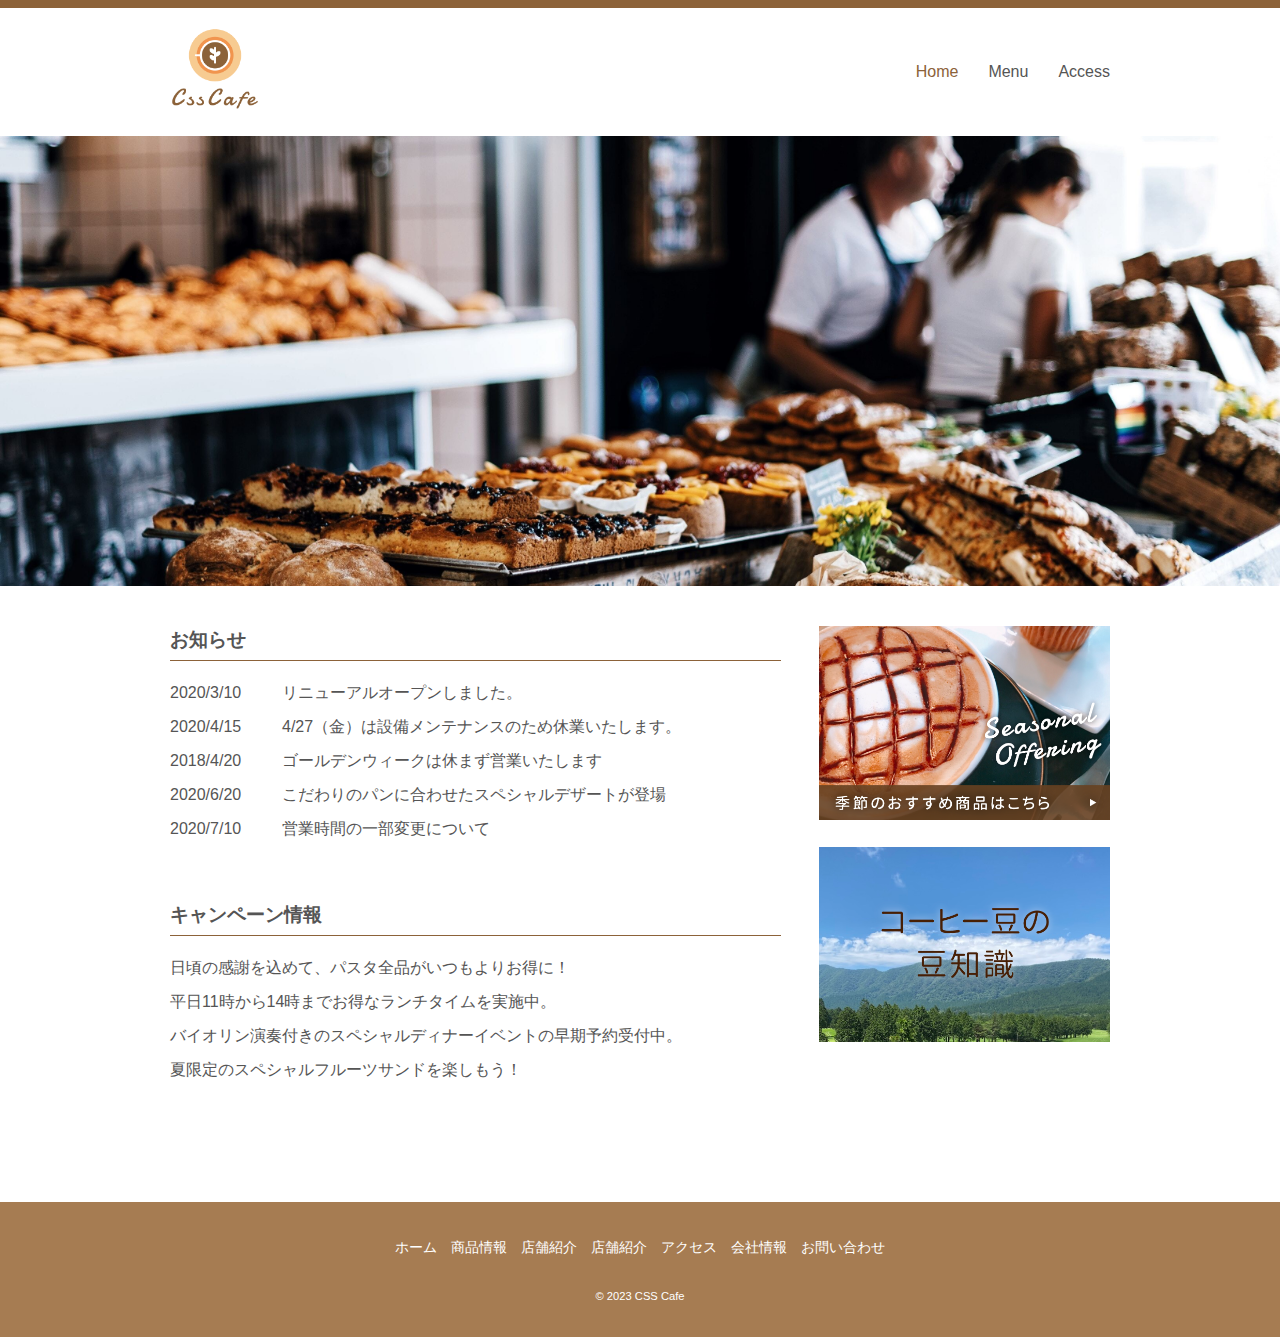
<file: css-cafe/index.html>
<!DOCTYPE html>
<html lang="ja">

  <head>
    <meta charset="UTF-8">
    <meta name="viewport" content="width=device-width, initial-scale=1.0">
    <meta name="description" content="個人学習として作成した「CSS Cafe」の公式ウェブサイトです。商品情報、店舗紹介、アクセス、会社情報など。">
    <title>CSS Cafe</title>
    <!-- ブラウザのデフォルトのスタイルをリセット -->
    <!-- 最初にリセットを行う -->
    <link rel="stylesheet" href="css/html5reset-1.6.1.css">
    <!-- 次に、自分で作成したCSSを読み込む -->
    <link rel="stylesheet" href="css/base.css">
  </head>

  <body id="home">
    <!-- ヘッダー開始 -->
    <header id="top">
      <div class="header_content wrapper">
        <!-- <h1><img class="header_logo" src="https://via.placeholder.com/100x90" alt="CSS cafe"></h1> -->
        <h1><img class="header_logo" src="images/logo.png" alt="CSS cafe"></h1>
        <nav>
          <ul>
            <li class="current"><a href="index.html">Home</a></li>
            <li><a href="#">Menu</a></li>
            <li><a href="#">Access</a></li>
          </ul>
        </nav>
      </div>

      <div id="main_image">

      </div>
    </header>
    <!-- ヘッダー終わり -->

    <!-- コンテンツ開始 -->
    <div class="contents wrapper">
      <!-- メイン開始 -->
      <main id="main_content">
        <section id="info">
          <h2>お知らせ</h2>
          <dl>
            <dt>2020/3/10</dt>
            <dd>リニューアルオープンしました。</dd>
            <dt>2020/4/15</dt>
            <dd>4/27（金）は設備メンテナンスのため休業いたします。</dd>
            <dt>2018/4/20</dt>
            <dd>ゴールデンウィークは休まず営業いたします</dd>
            <dt>2020/6/20</dt>
            <dd>こだわりのパンに合わせたスペシャルデザートが登場</dd>
            <dt>2020/7/10</dt>
            <dd>営業時間の一部変更について</dd>
          </dl>
        </section>

        <section id="campaign">
          <h2>キャンペーン情報</h2>
          <ul>
            <li>日頃の感謝を込めて、パスタ全品がいつもよりお得に！</li>
            <li>平日11時から14時までお得なランチタイムを実施中。</li>
            <li>バイオリン演奏付きのスペシャルディナーイベントの早期予約受付中。</li>
            <li>夏限定のスペシャルフルーツサンドを楽しもう！</li>
          </ul>
        </section>
      </main>
      <!-- メイン終了 -->

      <!-- サイドバー開始 -->
      <aside id="sidebar">
        <ul>
          <!-- <li><a href="#"><img src="https://via.placeholder.com/250x150" alt="季節のおすすめ商品はこちら"></a></li>
          <li><a href="#"><img src="https://via.placeholder.com/250x150" alt="コーヒー豆の豆知識"></a></li> -->
          <li><a href="#"><img src="images/banner01.png" alt="季節のおすすめ商品はこちら"></a></li>
          <li><a href="#"><img src="images/banner02.png" alt="コーヒー豆の豆知識"></a></li>
        </ul>
      </aside>
      <!-- サイドバー終了 -->
    </div>
    <!-- コンテンツ終了 -->

    <!-- フッター開始 -->
    <footer>
      <ul>
        <li><a href="index.html">ホーム</a></li>
        <li><a href="#">商品情報</a></li>
        <li><a href="#">店舗紹介</a></li>
        <li><a href="#">店舗紹介</a></li>
        <li><a href="#">アクセス</a></li>
        <li><a href="#">会社情報</a></li>
        <li><a href="#">お問い合わせ</a></li>
      </ul>

      <small>&copy; 2023 CSS Cafe</small>
    </footer>
    <!-- フッター終わり -->
  </body>

</html>
</file>
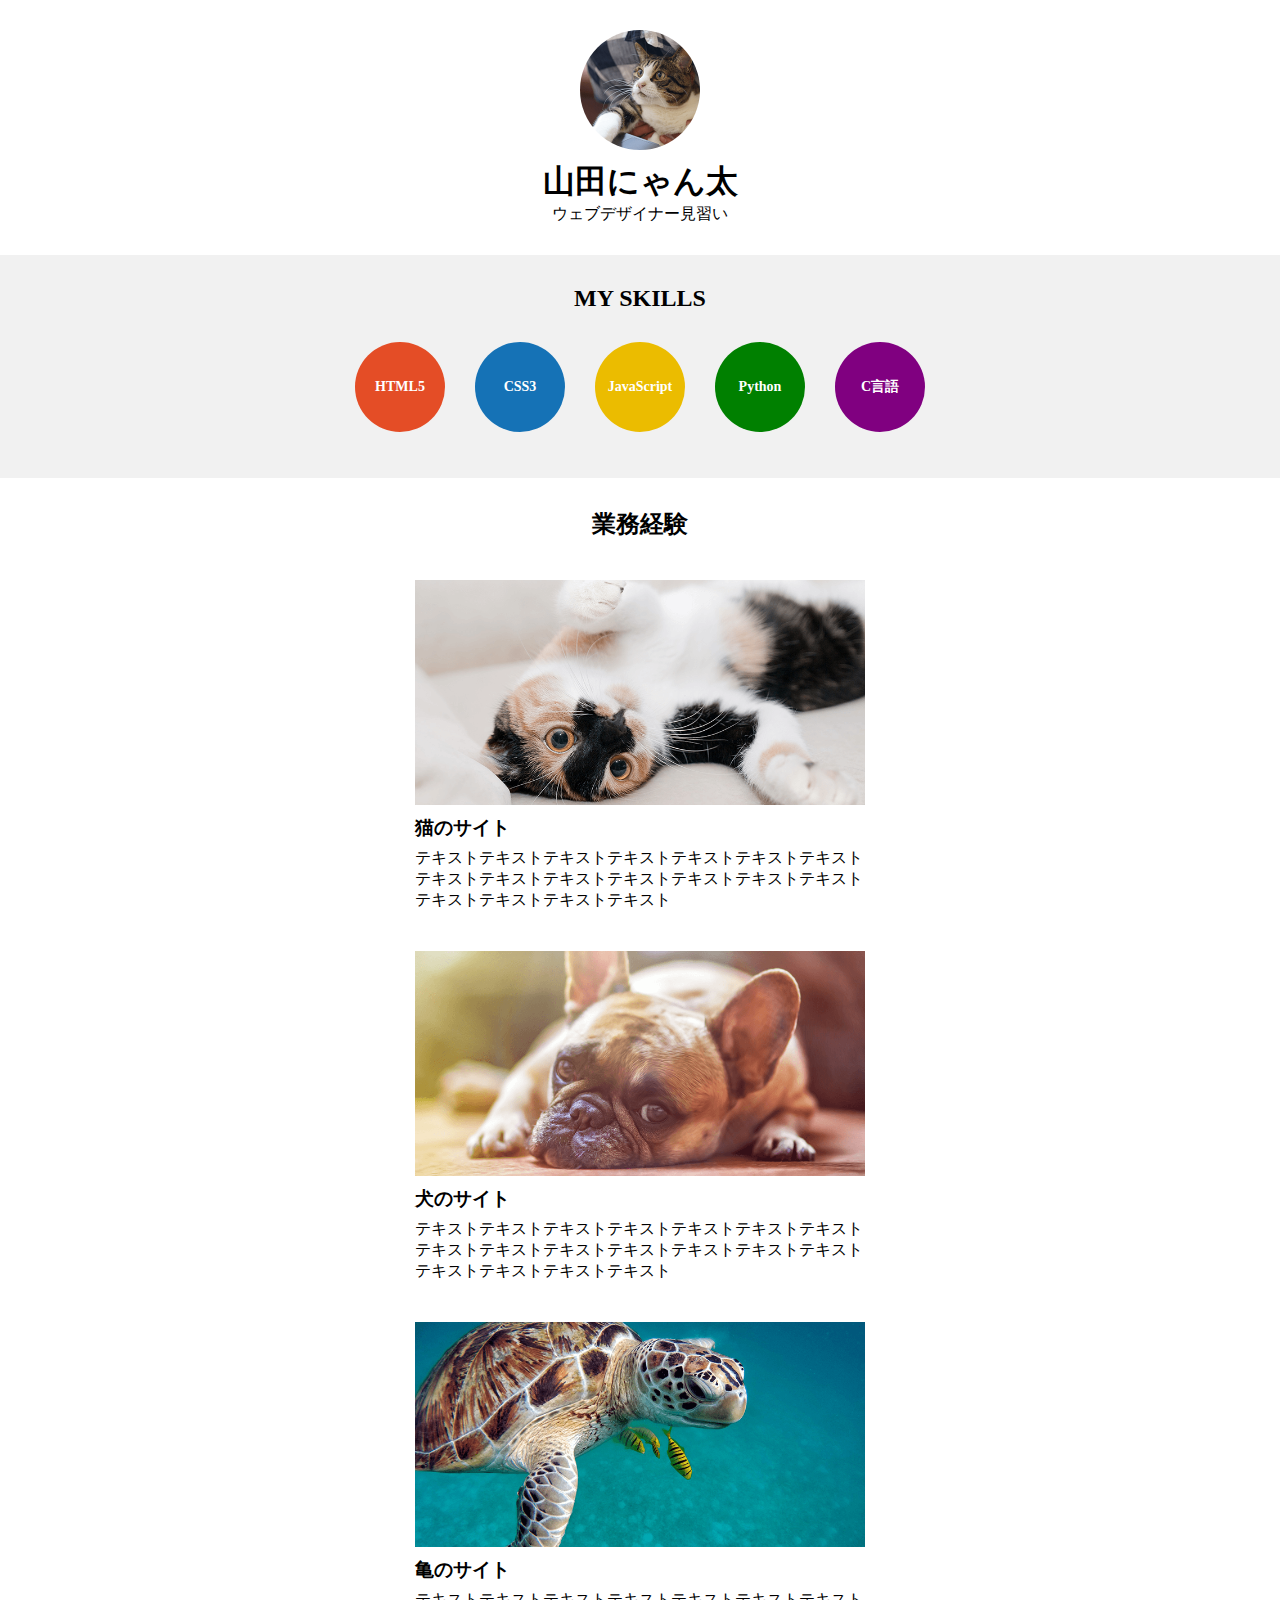
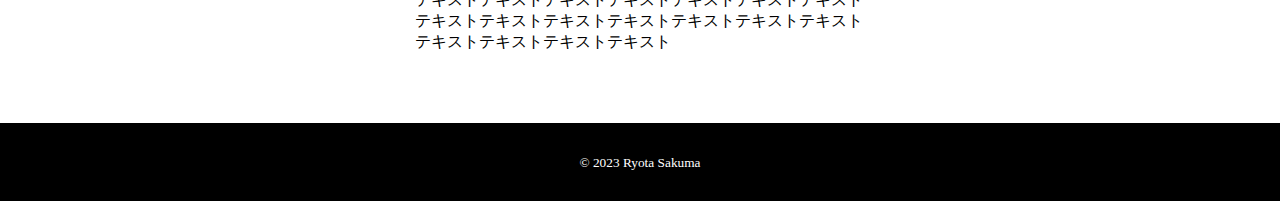
<file: portfolio/index.html>
<!DOCTYPE html>
<html lang="ja">

  <head>
    <meta charset="utf-8">
    <meta name="viewport" content="width=device-width, initial-scale=1.0">
    <title>山田にゃん太のポートフォリオサイト</title>
    <meta name="description" content="山田にゃん太のポートフォリオサイト">
    <link rel="icon" href="images/favicon.ico">
    <link rel="stylesheet" href="css/style.css">
  </head>

  <body>
    <header class="wrapper">
      <img src="images/photo.png" alt="写真アイコン" class="photo">
      <h1>山田にゃん太</h1>
      <p>ウェブデザイナー見習い</p>
    </header>
    <main>
      <section class="myskills">
        <div class="wrapper">
          <h2>MY SKILLS</h2>
          <ul>
            <li class="skill_html5">HTML5</li>
            <li class="skill_css3">CSS3</li>
            <li class="skill_javascript">JavaScript</li>
            <li class="skill_python">Python</li>
            <li class="skill_c">C言語</li>
          </ul>
        </div>
      </section>

      <section class="wrapper">
        <h2>業務経験</h2>
        <div class="works_box">
          <img src="images/cat.png" alt="猫のサイト" class="works_img">
          <h3>猫のサイト</h3>
          <p>
            テキストテキストテキストテキストテキストテキストテキストテキストテキストテキストテキストテキストテキストテキストテキストテキストテキストテキスト
          </p>
        </div>

        <div class="works_box">
          <img src="images/dog.png" alt="犬のサイト" class="works_img">
          <h3>犬のサイト</h3>
          <p>
            テキストテキストテキストテキストテキストテキストテキストテキストテキストテキストテキストテキストテキストテキストテキストテキストテキストテキスト
          </p>
        </div>

        <div class="works_box">
          <img src="images/turtle.png" alt="亀のサイト" class="works_img">
          <h3>亀のサイト</h3>
          <p>
            テキストテキストテキストテキストテキストテキストテキストテキストテキストテキストテキストテキストテキストテキストテキストテキストテキストテキスト
          </p>
        </div>
      </section>
    </main>

    <footer>
      <div class="wrapper">
        <p><small>&copy; 2023 Ryota Sakuma</small></p>
      </div>
    </footer>

  </body>

</html>
</file>
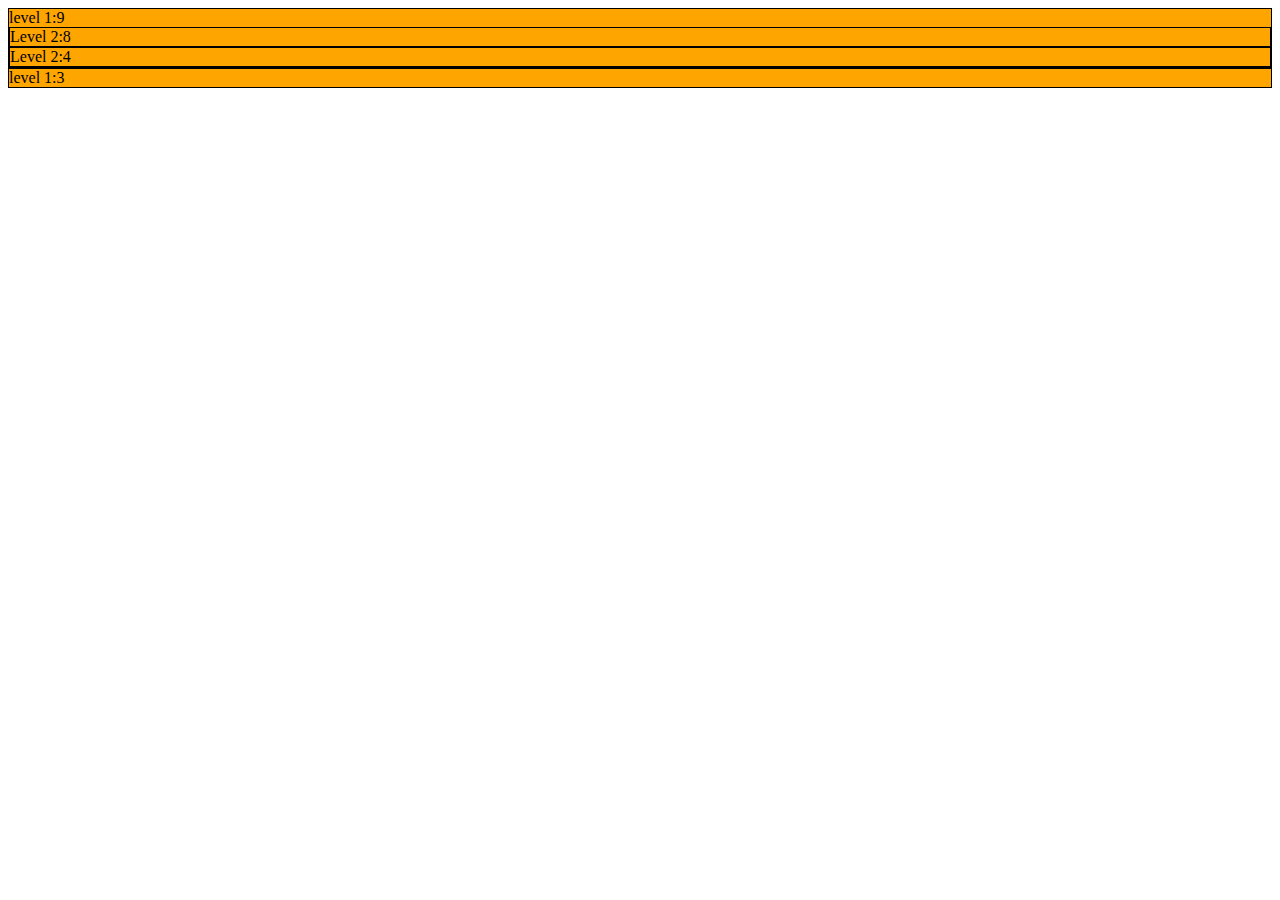
<file: bootstrap/grid-2.html>
<!DOCTYPE html>
<html lang="ja">

  <head>
    <meta charset="UTF-8">
    <meta name="viewport" content="width=device-width, initial-scale=1.0">
    <title>Gird System</title>
    <link href="https://cdn.jsdelivr.net/npm/bootstrap@5.0.0-beta3/dist/css/bootstrap.min.css" rel="stylesheet"
      integrity="sha384-eOJMYsd53ii+scO/bJGFsiCZc+5NDVN2yr8+0RDqr0Ql0h+rP48ckxlpbzKgwra6" crossorigin="anonymous">
    <style>
      .orange {
        background-color: orange;
        border: black 1px solid;
      }
    </style>
  </head>

  <body>
    <div class="container">
      <!-- <div class="row">
        <div class="col-lg-1 col-md-2 orange">1</div>
        <div class="col-lg-1 col-md-2 orange">1</div>
        <div class="col-lg-1 col-md-2 orange">1</div>
        <div class="col-lg-1 col-md-2 orange">1</div>
        <div class="col-lg-1 col-md-2 orange">1</div>
        <div class="col-lg-1 col-md-2 orange">1</div>
        <div class="col-lg-1 col-md-2 orange">1</div>
        <div class="col-lg-1 col-md-2 orange">1</div>
        <div class="col-lg-1 col-md-2 orange">1</div>
        <div class="col-lg-1 col-md-2 orange">1</div>
        <div class="col-lg-1 col-md-2 orange">1</div>
        <div class="col-lg-1 col-md-2 orange">1</div>
      </div> -->
      <div class="row">
        <div class="col-sm-9 orange">
          level 1:9
          <div class="row">
            <div class="col-sm-8 orange">Level 2:8</div>
            <div class="col-sm-4 orange">Level 2:4</div>
          </div>
        </div>
        <div class="col-sm-3 orange">
          level 1:3
        </div>
      </div>
    </div>
    <script src="https://cdn.jsdelivr.net/npm/bootstrap@5.0.0-beta3/dist/js/bootstrap.bundle.min.js"
      integrity="sha384-JEW9xMcG8R+pH31jmWH6WWP0WintQrMb4s7ZOdauHnUtxwoG2vI5DkLtS3qm9Ekf"
      crossorigin="anonymous"></script>
  </body>

</html>
</file>
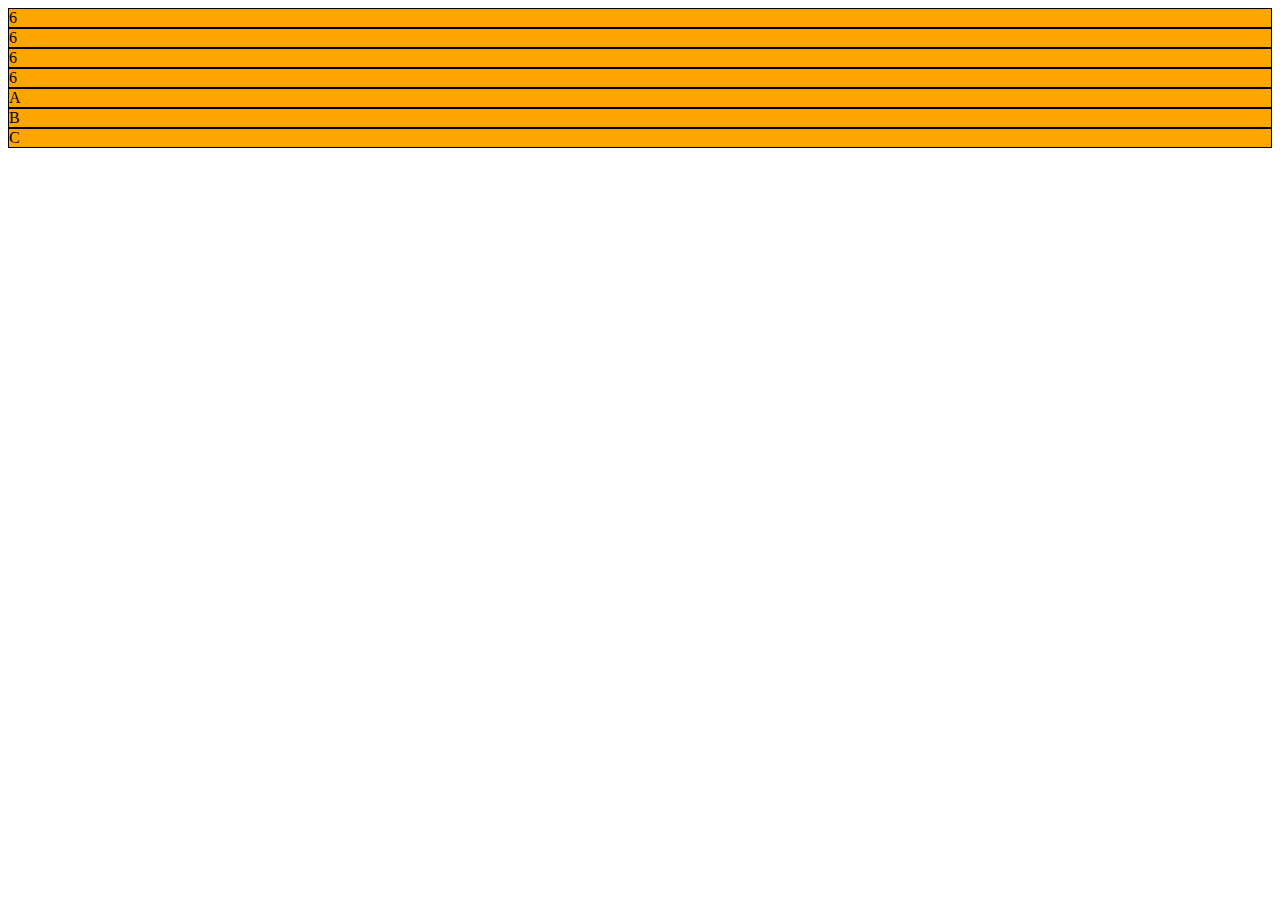
<file: bootstrap/grid.html>
<!DOCTYPE html>
<html lang="ja">

  <head>
    <meta charset="UTF-8">
    <meta name="viewport" content="width=device-width, initial-scale=1.0">
    <title>Gird System</title>
    <link href="https://cdn.jsdelivr.net/npm/bootstrap@5.0.0-beta3/dist/css/bootstrap.min.css" rel="stylesheet"
      integrity="sha384-eOJMYsd53ii+scO/bJGFsiCZc+5NDVN2yr8+0RDqr0Ql0h+rP48ckxlpbzKgwra6" crossorigin="anonymous">
    <style>
      .orange {
        background-color: orange;
        border: black 1px solid;
      }
    </style>
  </head>

  <body>
    <!-- <div class="container">
      <div class="row">
        <div class="col-6 orange">6</div>
        <div class="col-6 orange">6</div>
        <div class="col-6 orange">6</div>
        <div class="col-6 orange">6</div>
      </div>

      <div class="row">
        <div class="col orange">A</div>
        <div class="col orange">B</div>
        <div class="col orange">C</div>
      </div> -->
      <div class="container">
        <div class="row">
          <div class="col-lg-6 orange">6</div>
          <div class="col-lg-6 orange">6</div>
          <div class="col-lg-6 orange">6</div>
          <div class="col-lg-6 orange">6</div>
        </div>
  
        <div class="row">
          <div class="col-lg orange">A</div>
          <div class="col-lg orange">B</div>
          <div class="col-lg orange">C</div>
        </div>
    </div>
    <script src="https://cdn.jsdelivr.net/npm/bootstrap@5.0.0-beta3/dist/js/bootstrap.bundle.min.js"
      integrity="sha384-JEW9xMcG8R+pH31jmWH6WWP0WintQrMb4s7ZOdauHnUtxwoG2vI5DkLtS3qm9Ekf"
      crossorigin="anonymous"></script>
  </body>

</html>
</file>
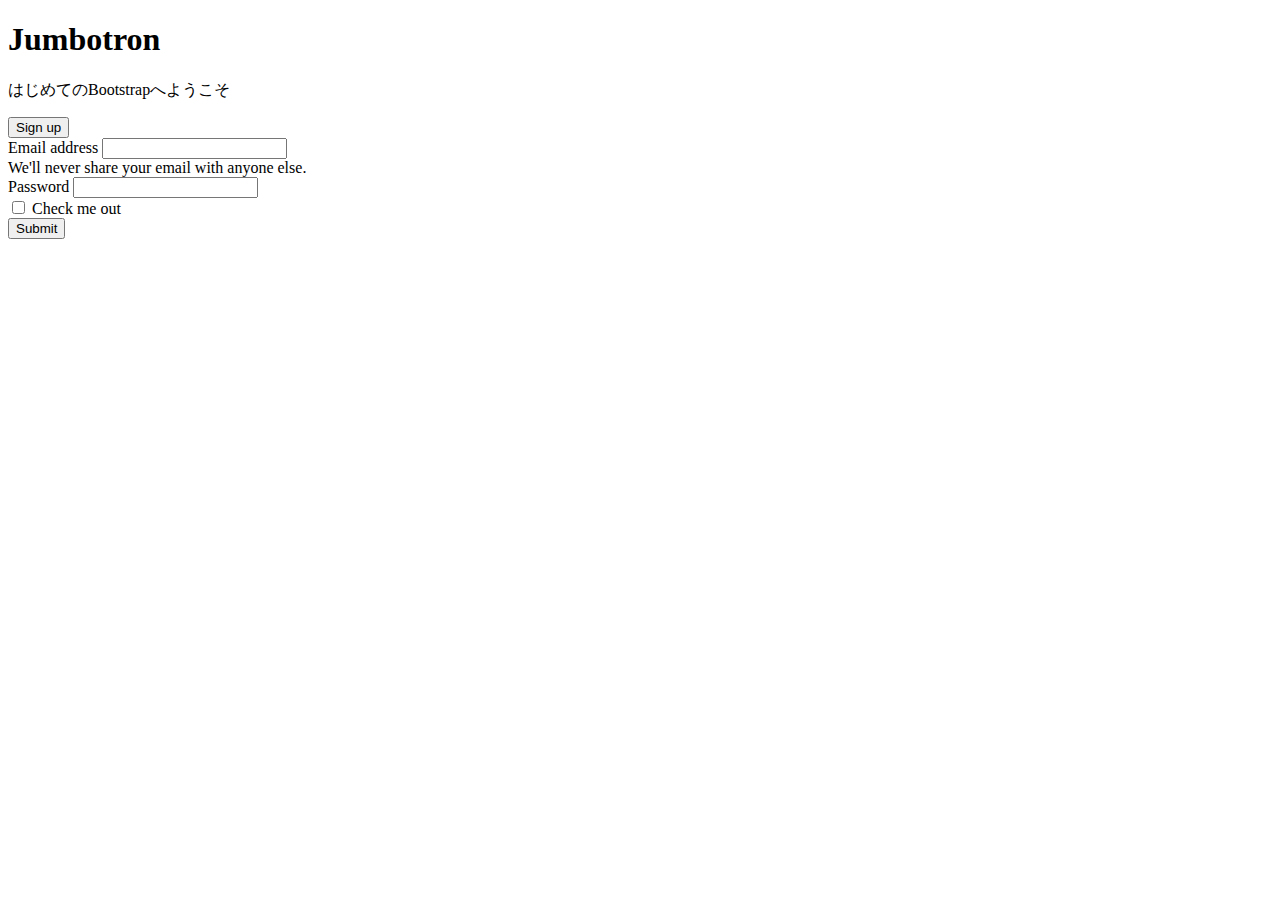
<file: bootstrap/jambotron.html>
<!DOCTYPE html>
<html lang="ja">

  <head>
    <meta charset="UTF-8">
    <meta name="viewport" content="width=device-width, initial-scale=1.0">
    <title>Jumbotron</title>
    <link href="https://cdn.jsdelivr.net/npm/bootstrap@5.0.0-beta3/dist/css/bootstrap.min.css" rel="stylesheet"
      integrity="sha384-eOJMYsd53ii+scO/bJGFsiCZc+5NDVN2yr8+0RDqr0Ql0h+rP48ckxlpbzKgwra6" crossorigin="anonymous">
  </head>

  <body>
    <div class="container">
      <div class="bg-light p-3 p-sm-5 my-4 rounded">
        <h1>Jumbotron</h1>
        <p>はじめてのBootstrapへようこそ</p>
        <button class="btn btn-primary btn-lg">Sign up</button>
      </div>
      <form>
        <div class="mb-3">
          <label for="exampleInputEmail1" class="form-label">Email address</label>
          <input type="email" class="form-control" id="exampleInputEmail1" aria-describedby="emailHelp">
          <div id="emailHelp" class="form-text">We'll never share your email with anyone else.</div>
        </div>
        <div class="mb-3">
          <label for="exampleInputPassword1" class="form-label">Password</label>
          <input type="password" class="form-control" id="exampleInputPassword1">
        </div>
        <div class="mb-3 form-check">
          <input type="checkbox" class="form-check-input" id="exampleCheck1">
          <label class="form-check-label" for="exampleCheck1">Check me out</label>
        </div>
        <button type="submit" class="btn btn-primary">Submit</button>
      </form>
    </div>
    <link href="https://cdn.jsdelivr.net/npm/bootstrap@5.0.0-beta3/dist/css/bootstrap.min.css" rel="stylesheet"
      integrity="sha384-eOJMYsd53ii+scO/bJGFsiCZc+5NDVN2yr8+0RDqr0Ql0h+rP48ckxlpbzKgwra6" crossorigin="anonymous">
  </body>

</html>
</file>
<file: css-cafe/css/base.css>
@charset "utf-8";

/* 共通部分開始 */
html {
  font-size: 100%;
}

body {
  font-family: "Hiragino Kaku Gothic proN", "メイリオ", sans-serif;
  color: #555;
  /* 行間を1.5倍に調整。単位は付けないらしい。 */
  line-height: 1.5;
}

img {
  width: 100%;
}

.wrapper {
  max-width: 940px;
  margin: 0 auto;
  padding: 10px;
}
/* 共通部分終了 */


/* ヘッダー部分開始 */
header {
  border-top: 8px solid #8c6239;
}

.header_logo {
  width: 90px;
}

.header_content {
  display: flex;
  align-items: center;
  justify-content: space-between;
  margin:10px auto;
}

/* ナビゲーションのリストを横並びにする */
header nav ul {
  display:flex;
}

/* ナビゲーションのリストに間隔を追加 */
header nav ul li {
  margin-left: 30px;
}

/* ヘッダーの文言のアンダーラインを削除 */
header nav ul li a {
  text-decoration: none;
  /* li要素内のリンクの文字色を青色から灰色に変更 */
  color: #555;
}

/* マウスオーバーしたとき、クリックしたときの文字色を変更 */
header nav ul li a:hover,
header nav ul li a:active,
header nav ul li.current a {
  color:#8c6239;
}

/* メイン画像の設定 */
#main_image {
  width: 100%;
  height: 50vh;
  /* background-image: url(https://dummyimage.com//3000x2500/ccc/fff); */
  background-image: url(../images/cafe.jpg);
  background-repeat: no-repeat;
  background-position: center;
  background-size: cover;
}
/* ヘッダー部分終了 */


/* コンテンツ部分開始 */
.contents {
  display: flex;
  justify-content: space-between;
  margin-top:30px;
}

#main_content {
  width: 65%;
}

#sidebar {
  width: 31%;
}

#home h2 {
  margin-bottom: 20px;
  padding-bottom: 5px;
  border-bottom: 1px solid #8c6239;
  font-size: 1.2rem;
}

#info dl {
  display: flex;
  flex-wrap: wrap;
  margin-bottom: 50px;
}

#info dt {
  width: 7em;
}

#info dd {
  width: calc(100% - 7em);
}
#info dt,
#info dd {
  margin-bottom: 10px;
}

#campaign ul li {
  margin-bottom: 10px;
  list-style-type: none;
}

#sidebar ul li {
  margin-bottom: 20px;
  list-style-type: none;
}

/* コンテンツ部分終了 */

/* フッター部分開始 */
footer {
  margin-top: 100px;
  padding: 30px;
  text-align: center;
  color: #fff;
  background-color: #a67c52;
}

footer ul {
  margin-bottom: 20px;
  font-size: 0.9rem;
}

footer ul li {
  display: inline-block;
  margin: 5px;
}

footer ul li a {
  color: #fff;
}

footer ul li a:link {
  text-decoration: none;
}

footer ul li a:hover,
footer ul li a:active {
  opacity: .7;
}

small {
  font-size: 0.7rem;
}

/* フッター部分終了 */

/* レスポンシブ対応(メディアクエリ)*/
/* 画面幅が600px以下の時に、下記のCSSが働く */
@media(max-width: 600px) {
  html {
    font-size: 87.5%;
  }

  .header_logo {
    width: 60px;
  }

  .contents {
    flex-direction: column;
    margin-top: 10px;
  }

  #main_content,
  #sidebar {
    width: 100%;
  }
}
</file>
<file: portfolio/css/style.css>
@charset "UTF-8";

/* common */
/* ユーザーエージェントのスタイルで生まれた余白をリセット */
body {
  /* body全体の余白をリセっと */
  margin: 0;
}

img {
  vertical-align: bottom;
}

h1, h2, h3, p {
  margin: 0;
}

.wrapper {
  max-width: 600px;
  margin: 0 auto;
  padding: 30px 4%;
}

/* header */
header {
  text-align: center;
}

.photo {
  width: 120px;
  height: 120px;
  border-radius: 50%;
  margin-bottom: 10px;
}

/* main */
h2 {
  text-align: center;
}

.myskills {
  background-color: #f1f1f1;
}

.myskills ul {
  margin-top: 30px;
  /* リストの●を無くす */
  list-style: none;
  padding: 0;
  /* その直下の要素が横並びになる */
  display: flex;
  /* 余白を持って等間隔で配置される */
  justify-content: space-around;
}

.skill_html5 {
  background-color: #e44d26;
}

.skill_css3 {
  background-color: #1572b6;
}

.skill_javascript {
  background-color: #ebbc00;
}

.skill_python {
  background-color: green;
}

.skill_c {
  background-color: purple;
}

.myskills ul li {
  width: 90px;
  height: 90px;
  /* 角丸を指定して円にする */
  border-radius: 50%;
  /* flexboxの指定をする */
  display: flex;
  /* 縦方向を中央ぞろえ */
  justify-content: center;
  /* 横方向を中央ぞろえ */
  align-items: center;
  color: #ffffff;
  font-size: 14px;
  font-weight: bold;
}

.works_box {
  max-width: 450px;
  margin: 40px auto;
}

.works_img {
  /* 横幅は親要素に合わせる */
  width: 100%;
  /* 縦要素はコンテンツに合わせる */
  height: auto;
}

.works_box h3 {
  margin-top: 10px;
}

.works_box p {
  margin-top: 7px;
}

/* footer */
footer {
  background-color: #000000;
  color: #ffffff;
  text-align: center;
}
</file>
